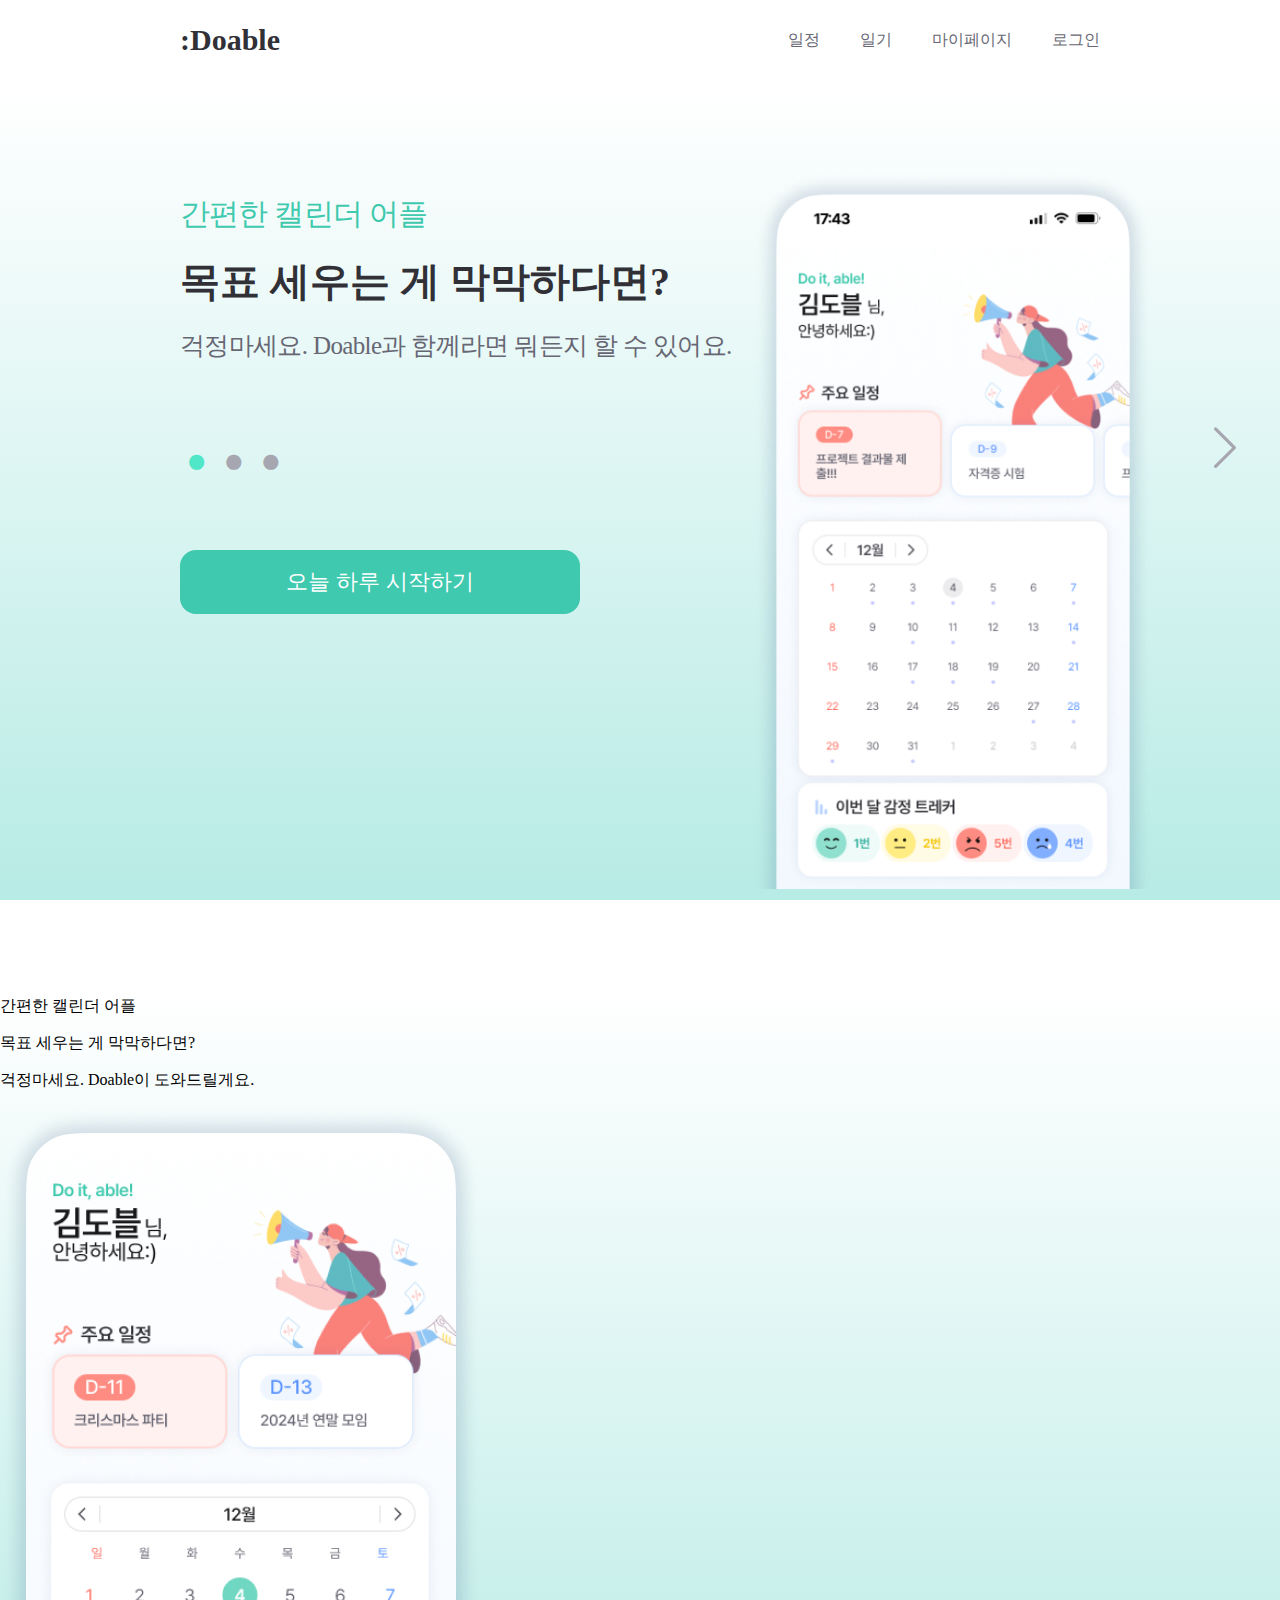
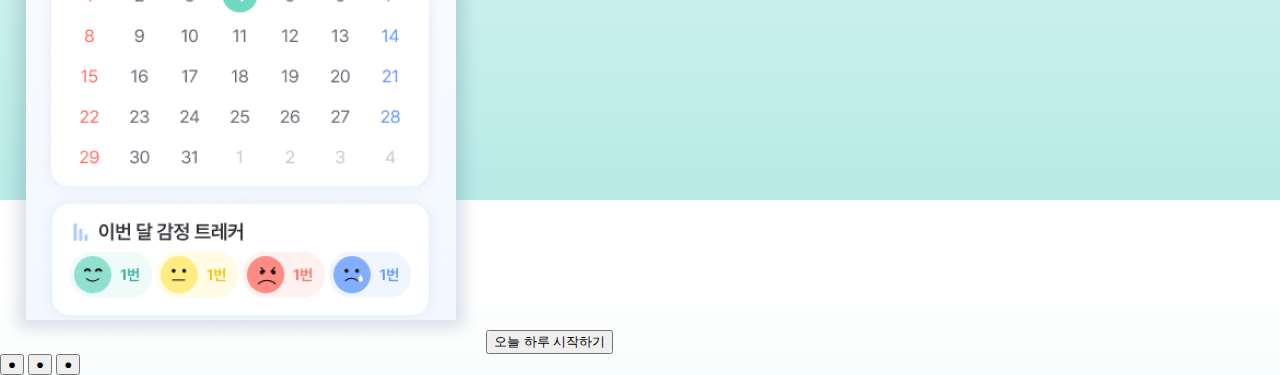
<file: description/html/description.html>
<!DOCTYPE html>
<html lang="en">
  <head>
    <meta charset="UTF-8" />
    <meta name="viewport" content="width=device-width, initial-scale=1.0" />
    <title>소개 페이지 | 목표 세우는 게 막막하다면? :Doable</title>
    <link rel="stylesheet" href="../css/description.css" />
    <script src="../js/description.js" defer></script>
  <body>
    <link
      href="https://cdn.jsdelivr.net/npm/bootstrap-icons/font/bootstrap-icons.css"
      rel="stylesheet"/>
  </head>
    <header>
      <div class="navbar">
        <a href="/description/html/description.html" class="logo">:Doable</a>
        <nav>
      <ul>
    <li class="menu btn1">
        <a href="#" onclick="checkLogin('/calendar/html/index.html')">일정</a>
    </li>
    <li class="menu btn2">
        <a href="#" onclick="checkLogin('/diary/html/diary_main.html')">일기</a>
    </li>
    <li class="menu btn3">
        <a href="#" onclick="checkLogin('/mypage/html/mypage.html')">마이페이지</a>
    </li>
    <li class="menu btn4">
        <a href="/login/html/login.html">로그인</a>
    </li>
</ul>
        </nav>
      </div>
    </header>

    <div class="all">
      <main class="container">
        <div class="left">
          <div class="ment">
            <p class="des txt1">간편한 캘린더 어플</p>
            <p class="des txt2">목표 세우는 게 막막하다면?</p>
            <p class="des txt3">
              걱정마세요. Doable과 함께라면 뭐든지 할 수 있어요.
            </p>

            <div class="btn_three">
              <button class="bb one">●</button>
              <button class="bb two">●</button>
              <button class="bb three">●</button>
              <button class="start btn" onclick="goToPage">오늘 하루 시작하기</button>
            </div>
          </div>
        </div>

        <div class="right">
          <img class="main1" src="../img/main.png" alt="" />
        </div>

        <div class="icon-container">
          <i class="bi bi-chevron-right" ></i>
        </div>
      </main>
    </div>
    <!-- 여기까지가 기존 디자인 -->

    <!-- 아이폰 전용 레이아웃 -->
    <div class="iphone">
      <div class="slider">
      <div class="ttt">
      <p class="pe txtt1">간편한 캘린더 어플</p>
      <p class="pe txtt2">목표 세우는 게 막막하다면?</p>
      <p class="pe txtt3">걱정마세요. Doable이 도와드릴게요.</p>
    </div>
    </div>
    
      <div class="end">
      <img class="m1" src="../img/phone_main.png" alt="아이폰 이미지" />
      <button class="phone_btn">오늘 하루 시작하기</button>
    </div>
    

    
    <div class="phone_b">
      <button class="ip a" data-index="0">●</button>
      <button class="ip b" data-index="1">●</button>
      <button class="ip c" data-index="2">●</button>
      
    </div>

 
  </div>
      
    
  </body>
</html>
</file>
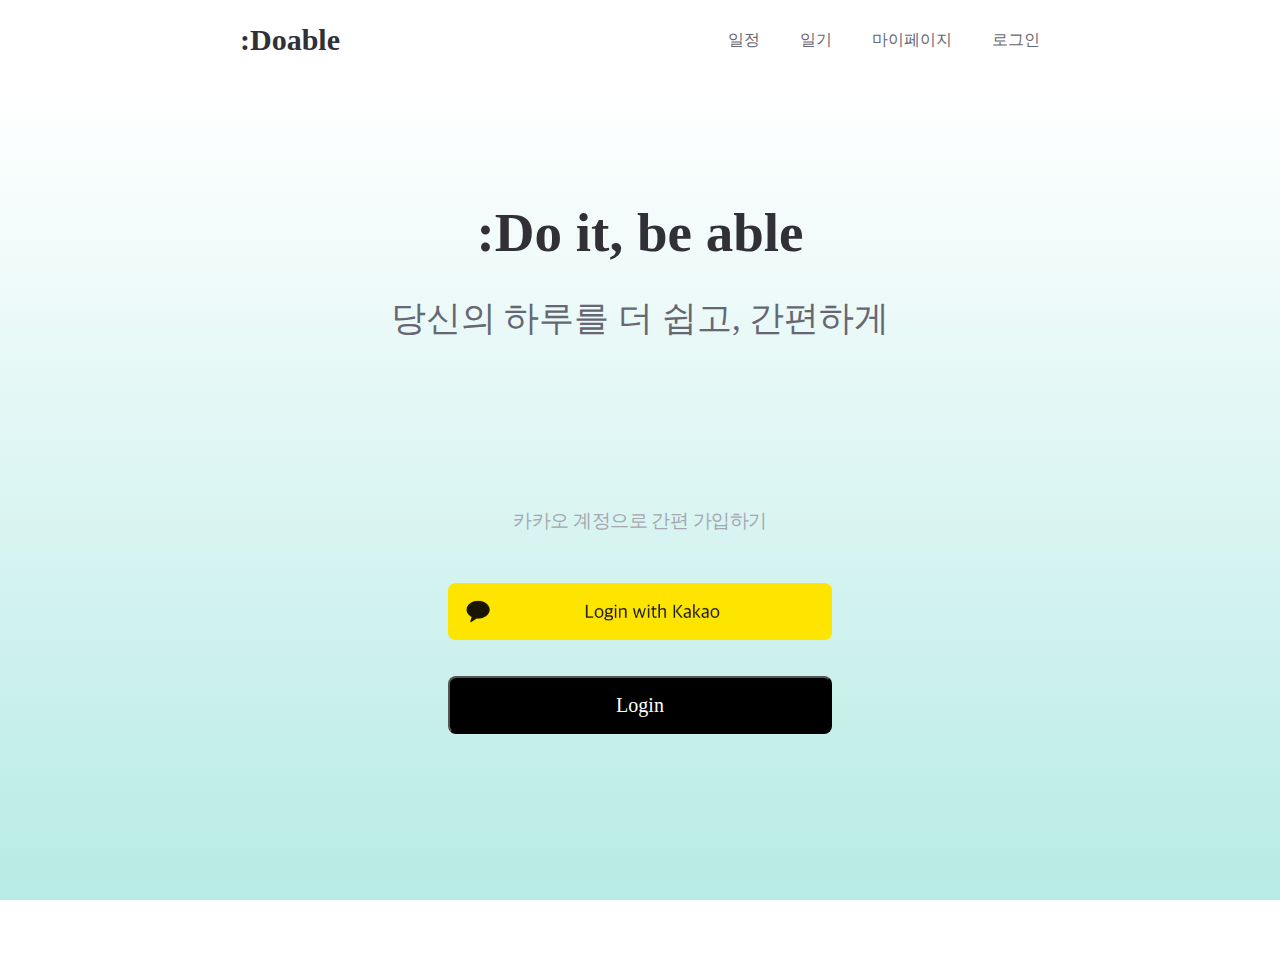
<file: login/html/login.html>
<!DOCTYPE html>
<html lang="en">
  <head>
    <meta charset="UTF-8" />
    <meta name="viewport" content="width=device-width, initial-scale=1.0" />
    <title>로그인 |:Doable과 오늘 하루 시작하기</title>
    <link rel="stylesheet" href="../css/login.css" />
    <script src="../js/login.js" defer></script>
    <!-- 카카오 API 스크립트 -->
    <script src="https://t1.kakaocdn.net/kakao_js_sdk/2.7.4/kakao.min.js"></script>
  </head>
  <body>
    <header>
      <div class="navbar">
        <a href="/description/html/description.html" class="logo">:Doable</a>
        <nav>
          <ul>
            <li class="menu btn1">
              <a href="#" onclick="checkLogin('/calendar/html/index.html')"
                >일정</a
              >
            </li>
            <li class="menu btn2">
              <a href="#" onclick="checkLogin('/diary/html/diary_main.html')"
                >일기</a
              >
            </li>
            <li class="menu btn3">
              <a href="#" onclick="checkLogin('/mypage/html/mypage.html')"
                >마이페이지</a
              >
            </li>
            <li class="menu btn4">
              <a href="/login/html/login.html">로그인</a>
            </li>
          </ul>
        </nav>
      </div>
    </header>
    <div class="all">
      <div class="login_txt">
        <p class="first_ment">:Do it, be able</p>
        <p class="second_ment">당신의 하루를 더 쉽고, 간편하게</p>
        <p class="third_ment">카카오 계정으로 간편 가입하기</p>
        <div class="login_btn">
          <a href="javascript:loginWithKakao()" class="kakao">
            <img
              class="kakao"
              src="../img/kakao_login.png"
              alt="카카오 로그인"
            />
          </a>
        </div>
        <button
          type="button"
          class="login_btn1"
          onclick="location.href='/login/html/loginEmail.html'"
        >
          Login
        </button>
      </div>
    </div>
  </body>
</html>
</file>
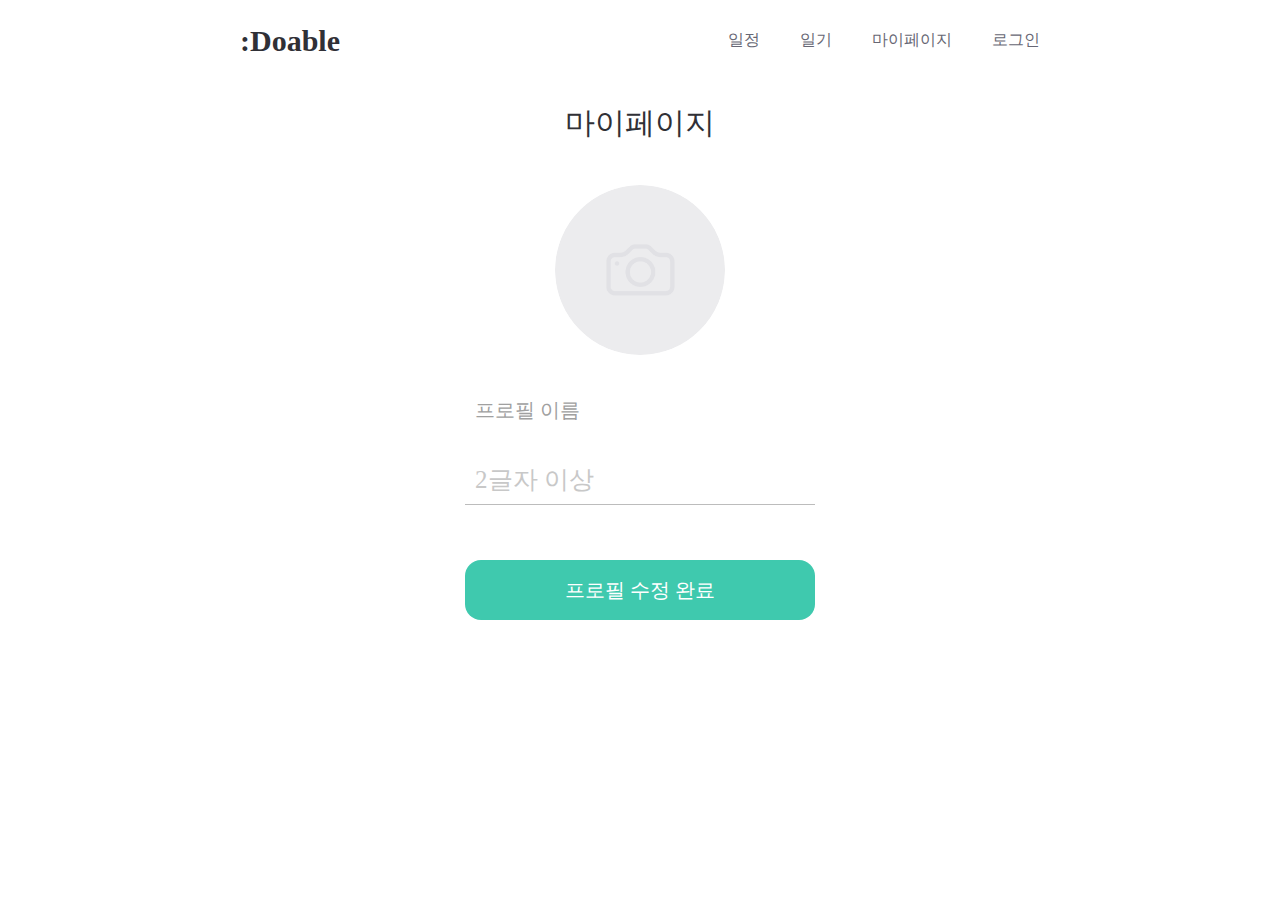
<file: mypage/html/mypage.html>
<!DOCTYPE html>
<html lang="en">
  <head>
    <meta charset="UTF-8" />
    <meta name="viewport" content="width=device-width, initial-scale=1.0" />
    <title>마이페이지 :Doable</title>
    <link
      href="https://cdn.jsdelivr.net/npm/bootstrap@5.3.3/dist/css/bootstrap.min.css"
      rel="stylesheet"
      integrity="sha384-QWTKZyjpPEjISv5WaRU9OFeRpok6YctnYmDr5pNlyT2bRjXh0JMhjY6hW+ALEwIH"
      crossorigin="anonymous"
    />
    <link rel="stylesheet" href="../css/mypage.css" />
    <script src="../js/mypage.js" defer></script>
  </head>
  <body>
    <header>
      <div class="navbar">
        <a href="/main/html/index.html" class="logo">:Doable</a>
        <nav>
          <ul>
            <li class="menu btn1">
              <a href="/calendar/html/index.html">일정</a>
            </li>
            <li class="menu btn2">
              <a href="/diary/html/diary_main.html">일기</a>
            </li>
            <li class="menu btn3">
              <a href="/mypage/html/mypage.html">마이페이지</a>
            </li>
            <li class="menu btn4">
              <a href="/login/html/login.html">로그인</a>
            </li>
          </ul>
        </nav>
      </div>
    </header>
    <div class="profile">
      <p class="p_txt">마이페이지</p>
      <div class="profile-upload">
        <label for="fileInput">
          <img
            src="../img/camera.png"
            alt="프로필 사진 선택"
            id="mypageProfileImage"
            class="profile-circle"
            style="cursor: pointer"
          />
        </label>
        <input
          type="file"
          id="fileInput"
          accept="image/*"
          style="display: none"
        />
      </div>
      <div class="nameform">
        <form action="/main/html/index.html" method="get" id="profileForm">
          <label for="nickname">프로필 이름</label>
          <input
            type="text"
            id="nickname"
            name="nickname"
            placeholder="2글자 이상"
            minlength="2"
            required
          />
          <button type="submit">프로필 수정 완료</button>
        </form>
      </div>
    </div>
  </body>
</html>
</file>
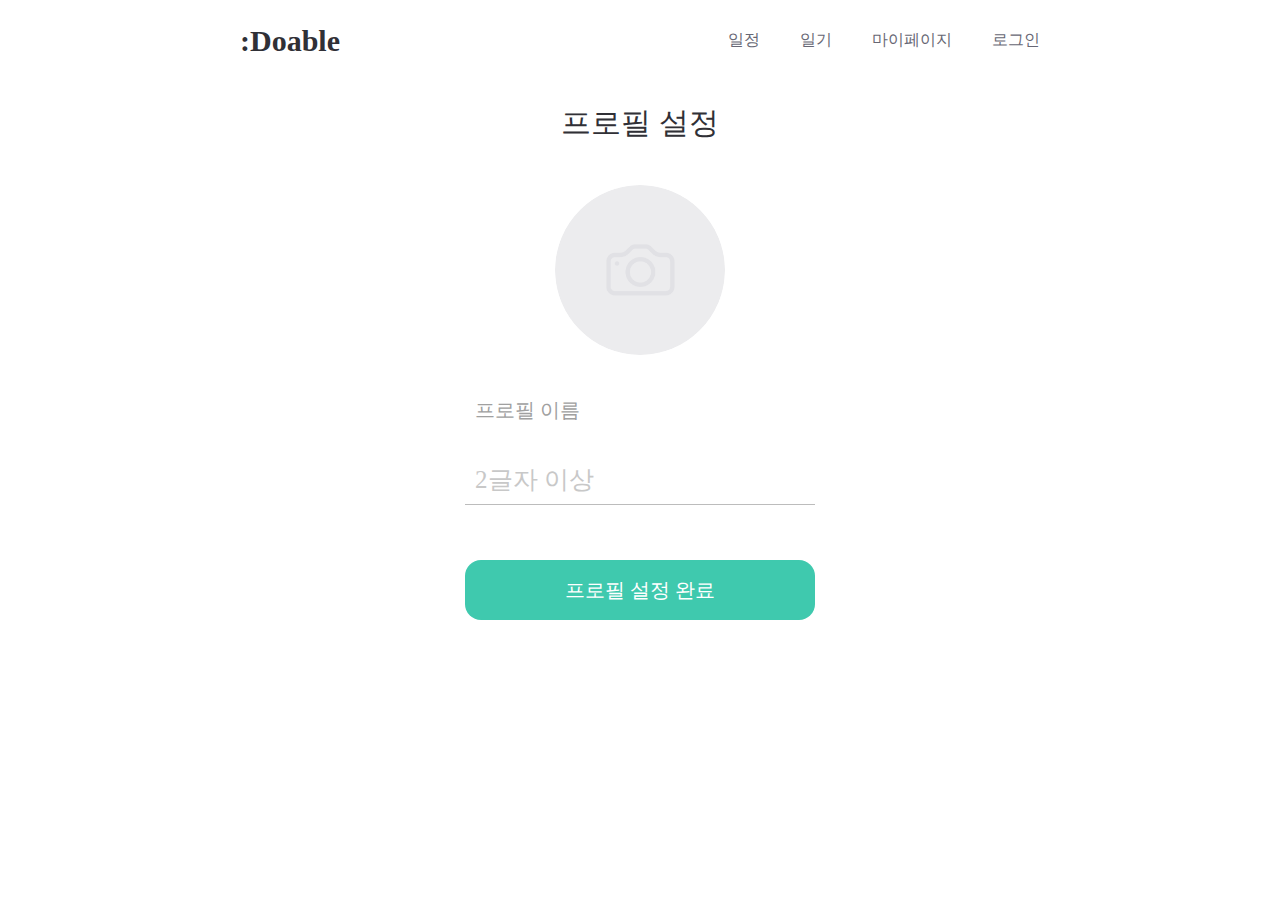
<file: nickname/html/nickname.html>
<!DOCTYPE html>
<html lang="en">
  <head>
    <meta charset="UTF-8" />
    <meta name="viewport" content="width=device-width, initial-scale=1.0" />
    <title>프로필 설정 :Doable</title>
    <link
      href="https://cdn.jsdelivr.net/npm/bootstrap@5.3.3/dist/css/bootstrap.min.css"
      rel="stylesheet"
      integrity="sha384-QWTKZyjpPEjISv5WaRU9OFeRpok6YctnYmDr5pNlyT2bRjXh0JMhjY6hW+ALEwIH"
      crossorigin="anonymous"
    />
    <link rel="stylesheet" href="../css/nickname.css" />
    <script src="../js/nickname.js" defer></script>
  </head>
  <body>
    <header>
      <div class="navbar">
        <a href="" class="logo">:Doable</a>
        <nav>
          <ul>
            <li class="menu btn1">
              <a href="/calendar/html/index.html">일정</a>
            </li>
            <li class="menu btn2">
              <a href="/diary/html/diary_main.html">일기</a>
            </li>
            <li class="menu btn3">
              <a href="/mypage/html/mypage.html">마이페이지</a>
            </li>
            <li class="menu btn4">
              <a href="/login/html/login.html">로그인</a>
            </li>
          </ul>
        </nav>
      </div>
    </header>
    <div class="profile">
      <p class="p_txt">프로필 설정</p>
      <div class="profile-upload">
        <label for="fileInput">
          <img
            src="../img/camera.png"
            alt="프로필 사진 선택"
            id="nicknameProfileImage"
            class="profile-circle"
            style="cursor: pointer"
          />
        </label>
        <input
          type="file"
          id="fileInput"
          accept="image/*"
          style="display: none"
        />
      </div>
      <div class="nameform">
        <form action="/main/html/index.html" method="get" id="profileForm">
          <label for="nickname">프로필 이름</label>
          <input
            type="text"
            id="nickname"
            name="nickname"
            placeholder="2글자 이상"
            minlength="2"
            required
          />
          <button type="submit">프로필 설정 완료</button>
        </form>
      </div>
    </div>
  </body>
</html>
</file>
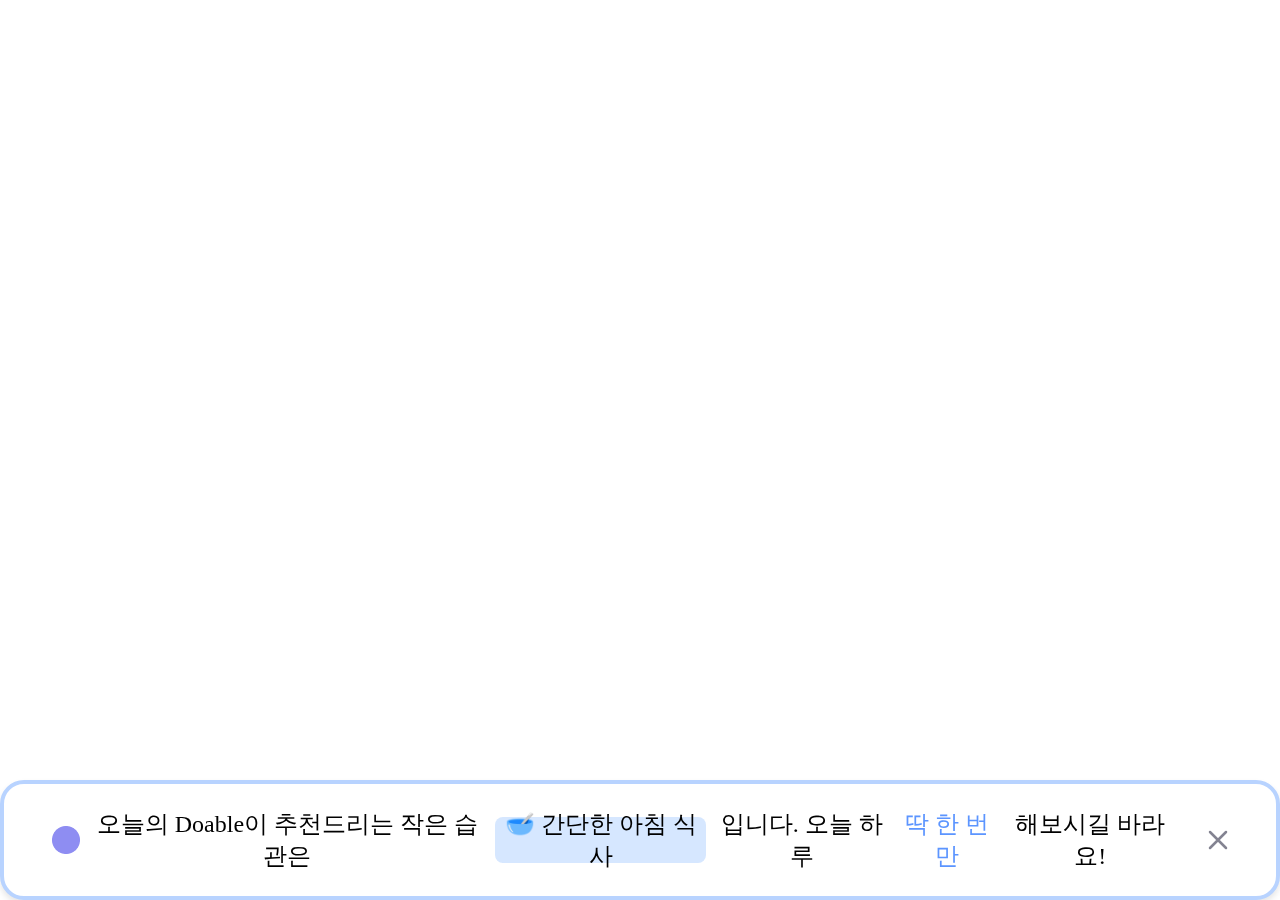
<file: random/html/random.html>
<!DOCTYPE html>
<html lang="en">
<head>
  <meta charset="UTF-8">
  <meta name="viewport" content="width=device-width, initial-scale=1.0">
  <title>Random Value in Modal</title>
  <script src="../js/random.js" defer></script>
  <link rel="stylesheet" href="../css/random.css"/>
</head>
<body>
  <!-- S: 모달 -->
  <div id="random-modal" class="modal">
    <div class="modal-content">
      
      <img src="../img/Bullet.png">
      <span>오늘의 Doable이 추천드리는 작은 습관은 </span>
      <p id="random-value"></p><span> 입니다. 오늘 하루</span>
      <span class="once">딱 한 번만</span>
      <span>해보시길 바라요!</span>
      <img class="close" src="../img/X.svg">
      
    </div>
  </div>
  <!-- E: 모달-->
  
</body>
</html>
</file>
<file: description/css/description.css>
body {
  margin: 0; /* 기본 여백 제거 */
  padding: 0;
  width: 100%;
  height: 100vh;
  background: linear-gradient(180deg, #ffffff 10%, #b7ebe5 100%);
  font-family: pretendard;
  overflow-y: hidden;
}

.all {
  margin: 0 auto;
  padding: 0 360px; /* 좌우 여백 */
  box-sizing: border-box;
  display: flex;
  align-items: center; /* 수직 가운데 정렬 */
  height: 100vh; /* 화면 높이에 맞게 설정 */
  justify-content: space-between;
}

.container {
  display: flex;
  justify-content: flex-start; /* 왼쪽 정렬 */
  width: 100%;
  max-width: none; /* 최대 너비 제한 없애기 */
}

.navbar {
  width: 100%;
  height: 80px;
  background-color: #ffffff;
  display: flex;
  justify-content: space-between;
  align-items: center;
  box-sizing: border-box;
  top: 0;
  left: 0;
  padding: 0 360px; /* 좌우 여백 */
}

ul {
  display: flex;
  display: flex; /* 메뉴를 가로로 나열 */
  gap: 40px; /* 메뉴 간 여백 */
  margin: 0; /* 기본 마진 제거 */
  padding: 0; /* 기본 패딩 제거 */
  list-style: none; /* 목록 스타일 제거 */
  flex-wrap: nowrap;
}

li {
  list-style: none; /* 목록 앞 기호 제거 */
  padding: 0; /* 기본 패딩 제거 */
  text-decoration: none; /* 밑줄 제거 */
}

a {
  text-decoration: none; /* 밑줄 제거 */
  color: var(--Gray-40, #676774);
  font-family: Pretendard;
  font-size: 16px;
  font-weight: 400;
  overflow: hiddlen;
  white-space: nowrap;
}

.logo {
  color: var(--Gray-20, #303036);
  text-align: center;
  font-family: Pretendard;
  font-size: 30px;
  font-weight: 600;
}

.navbar ul {
  display: flex; /* 메뉴를 가로로 나열 */
  gap: 40px; /* 메뉴 간 여백 */
  margin: 0; /* 기본 마진 제거 */
  padding: 0; /* 기본 패딩 제거 */
  list-style: none; /* 목록 스타일 제거 */
  flex-wrap: nowrap;
}

.ment {
  display: flex;
  flex-direction: column; /* 세로로 정렬 */
  justify-content: center; /* 수평 가운데 정렬 (필요시) */
  height: 60vh; /* 화면 전체 높이를 사용 */
}

.des {
  margin: 10px 0;
  white-space: nowrap; /* 줄바꿈 방지 */
}

.txt1 {
  color: var(--Mint-50, #3fc9ae);
  /* text-3xl/Bold */
  font-size: 30px;
  font-weight: 400;
  line-height: 46px; /* 115% */
  letter-spacing: -0.8px;
}

.txt2 {
  color: var(--Gray-20, #303036);
  font-size: 50px;
  font-weight: 600;
  line-height: 70px; /* 116.667% */
}

.txt3 {
  color: var(--Gray-40, #676774);

  /* text-2xl/Medium */
  font-size: 27px;
  font-weight: 500;
  line-height: 38px; /* 118.75% */
  letter-spacing: -0.64px;
}

.btn {
  border: none;
  border-radius: 16px;
  background: var(--Mint-50, #3fc9ae);
  display: flex;
  width: 590px;
  height: 60px;
  padding: 35px 52px;
  justify-content: center;
  align-items: center;
  color: var(--White, #fff);
  text-align: center;
  font-size: 25px;
}

.btn:active {
  transform: scale(0.98); /* 클릭 시 버튼이 눌리는 효과 */
  background: var(--Mint-70, #248f74); /* 눌렀을 때 배경 색상 변경 */
}

.container {
  display: flex; /* 가로로 나란히 배치 */
  justify-content: space-between; /* 양쪽 정렬 */
  height: 100vh; /* 화면 높이를 꽉 채우도록 설정 */
}

.left {
  margin-top: 50px; /* 왼쪽 요소만 이동 */
}

.right {
  position: relative; /* 부모 기준 설정 */
  display: flex;
  width: 50%;
  margin: 0 auto;
}

.main1 {
  position: absolute; /* 고정 위치 */
  width: 490px;
  height: auto;
  top: 55%; /* .right 기준 중앙 */
  left: 60%; /* .right 내부 중앙 */
  transform: translate(-50%, -50%); /* 완벽한 중앙 정렬 */
}

img,
.icon-container,
button,
.bb {
  outline: none;
  user-select: none; /* 텍스트 선택 방지 */
  -webkit-user-drag: none; /* 이미지 드래그 방지 */
  -webkit-tap-highlight-color: transparent; /* 모바일 클릭 시 파란 효과 제거 */
}

.bb {
  padding-top: 70px;
  padding-bottom: 70px;
  border: none;
  background-color: transparent;
  font-size: 35px;
  color: #a6a6b0;
}

.bb.active {
  color: #50e6c8; /* 활성화 상태 (초록색) */
}

.icon-container {
  position: fixed; /* 절대 위치 설정 */
  right: 150px; /* 오른쪽에서 360px 떨어진 위치 */
  top: 50%; /* 세로 중앙 */
  transform: translateY(-50%); /* 정확히 중앙 정렬 */
}

.bi {
  font-size: 80px; /* 아이콘 크기 */
  color: #a6a6b0; /* 아이콘 색상 */
}

.iphone-layout {
  display: none; /* 기본적으로 안보이게 설정 */
}

@media (max-width: 1800px) {
  .all,
  .navbar {
    padding: 0 240px; /* 좌우 여백 */
  }

  .txt1 {
    font-size: 24px;
  }
  .txt2 {
    font-size: 48px;
  }
  .txt3 {
    font-size: 22px;
  }

  .des {
    margin: 8px 0;
    white-space: nowrap; /* 줄바꿈 방지 */
  }

  .btn {
    width: 510px;
    height: 50px;
    padding: 32px 48px;
    font-size: 22px;
  }

  .left,
  .right {
    justify-content: space-between;
  }

  .right {
    position: relative;
    display: flex;
    width: 50%;
    margin: 0 auto;
  }

  .main1 {
    position: absolute; /* 고정 위치 */
    width: 400px;
    height: auto;
    top: 50%; /* .right 기준 중앙 */
    left: 60%; /* .right 내부 중앙 */
    transform: translate(-50%, -50%); /* 완벽한 중앙 정렬 */
  }

  .icon-container {
    right: 80px;
    position: fixed;
  }
}

@media (max-width: 1400px) {
  .all,
  .navbar {
    padding: 0 180px; /* 좌우 여백 */
  }

  .txt1 {
    font-size: 30px;
  }
  .txt2 {
    font-size: 40px;
  }
  .txt3 {
    font-size: 25px;
  }

  .des {
    margin: 5px 0;
    white-space: nowrap; /* 줄바꿈 방지 */
  }

  .btn {
    width: 400px;
    height: 30px;
    padding: 32px 40px;
    font-size: 22px;
  }

  .left,
  .right {
    justify-content: space-between;
  }

  .right {
    position: relative;
    display: flex;
    width: 50%;
    margin: 0 auto;
  }

  .main1 {
    position: absolute; /* 고정 위치 */
    width: 400px;
    height: auto;
    top: 50%; /* .right 기준 중앙 */
    left: 60%; /* .right 내부 중앙 */
    transform: translate(-50%, -50%); /* 완벽한 중앙 정렬 */
  }

  .icon-container {
    right: 30px;
    position: fixed;
  }

  .bi {
    font-size: 50px;
  }
}

@media screen and (max-width: 1200px) {
  .all,
  .navbar {
    display: none; /* 기존 디자인 숨기기 */
  }

  .iphone {
    font-family: pretendard;
    width: 100%;
    height: 100%;
    display: flex;
    flex-direction: column; /* 세로로 배치 */
    justify-content: flex-start; /* 상단 정렬 */
    padding: 24px; /* 좌우 여백 */
    box-sizing: border-box;
    overflow-y: hidden;
  }

  .slider {
    justify-content: center;
    justify-items: center;
  }
  .ttt {
    margin-top: 10%;
    margin-bottom: 5%;
  }
  .pe {
    margin: 8px; /* 위아래 간격 */
    /* margin-bottom: 10px; */
  }

  .txtt1 {
    color: var(--Mint-50, #3fc9ae);
    font-weight: 400;
    font-size: 25px;
    margin-bottom: -5px;
  }
  .txtt2 {
    color: var(--Gray-20, #303036);
    font-size: 40px;
    font-weight: 600;
    line-height: 70px; /* 116.667% */
  }
  .txtt3 {
    color: var(--Gray-40, #676774);
    font-size: 23px;
    font-weight: 380;
  }

  .m1 {
    display: flex;
    width: 450px;
    height: auto;
    justify-content: center;
    align-items: center;
    margin: 0 auto; /* 가로 중앙 정렬 */
    margin-top: 15px;
  }

  .phone_btn {
    border: none;
    border-radius: 15px;
    background: var(--Mint-50, #3fc9ae);
    display: flex;
    width: 500px;
    height: 40px;
    padding: 30px 30px;
    justify-content: center;
    align-items: center;
    color: var(--White, #fff);
    text-align: center;
    font-size: 22px;
    margin-top: -22px;
  }

  .end {
    justify-items: center;
  }

  .phone_b {
    display: flex;
    flex-direction: row; /* 세로로 배치 */
    align-items: flex-end; /* 가로 가운데 정렬 */
    justify-content: center; /* 세로 가운데 정렬 */
  }

  .ip {
    margin-top: 30px;
    display: inline-block;
    border: none;
    background-color: transparent;
    font-size: 30px;
    color: #a6a6b0;
    cursor: pointer;
  }

  .ip.active {
    color: #ffffff; /* 활성화 상태 (초록색) */
  }
}

@media screen and (max-width: 500px) {
  .all,
  .navbar {
    display: none; /* 기존 디자인 숨기기 */
  }

  .iphone {
    font-family: pretendard;
    width: 393px;
    height: 852px;
    display: flex;
    flex-direction: column; /* 세로로 배치 */
    justify-content: flex-start; /* 상단 정렬 */
    padding: 24px; /* 좌우 여백 */
    box-sizing: border-box;
    overflow-y: hidden;
  }

  .ttt {
    margin-top: 10%;
    margin-bottom: 10%;
    margin-left: 30px;
  }
  .pe {
    margin: -8px; /* 위아래 간격 */
  }

  .txtt1 {
    color: var(--Mint-50, #3fc9ae);
    font-weight: 400;
    font-size: 17px;
    margin-bottom: -10px;
  }
  .txtt2 {
    color: var(--Gray-20, #303036);
    font-size: 28px;
    font-weight: 600;
    line-height: 70px; /* 116.667% */
  }
  .txtt3 {
    color: var(--Gray-40, #676774);
    font-size: 16px;
    font-weight: 380;
  }

  .m1 {
    display: flex;
    width: 330px;
    height: auto;
    justify-content: center;
    align-items: center;
    margin: 0 auto; /* 가로 중앙 정렬 */
  }

  .phone_btn {
    justify-content: flex-end;
    border: none;
    border-radius: 15px;
    background: var(--Mint-50, #3fc9ae);
    display: flex;
    width: 345px;
    height: 30px;
    padding: 25px 20px;
    justify-content: center;
    align-items: center;
    color: var(--White, #fff);
    text-align: center;
    font-size: 18px;
    margin-top: -17px;
  }

  .phone_b {
    display: flex;
    flex-direction: row; /* 세로로 배치 */
    align-items: flex-end; /* 가로 가운데 정렬 */
    justify-content: center; /* 세로 가운데 정렬 */
  }

  .ip {
    margin-top: 15px;
    display: inline-block;
    border: none;
    background-color: transparent;
    font-size: 20px;
    color: #a6a6b0;
    cursor: pointer;
  }

  .ip.active {
    color: #ffffff; /* 활성화 상태 (초록색) */
  }
}
</file>
<file: login/css/login.css>
body {
  margin: 0; /* 기본 여백 제거 */
  padding: 0;
  width: 100%;
  height: 100vh;
  background: linear-gradient(180deg, #ffffff 10%, #b7ebe5 100%);
  font-family: pretendard;
  overflow-y: hidden;
}

.all {
  margin: 0 auto;
  padding: 0 360px;
  box-sizing: border-box;
  display: flex;
  align-items: center;
  height: 100vh;
  justify-content: center; /* 중앙 정렬 */
  flex-direction: column; /* 세로 방향 정렬 */
}

.container {
  display: flex;
  justify-content: flex-start; /* 왼쪽 정렬 */
  width: 100%;
  max-width: none; /* 최대 너비 제한 없애기 */
}

.navbar {
  width: 100%;
  height: 80px;
  background-color: #ffffff;
  display: flex;
  justify-content: space-between;
  align-items: center;
  box-sizing: border-box;
  top: 0;
  left: 0;
  padding: 0 360px; /* 좌우 여백 */
  position: relative;
  z-index: 10; /* 메뉴가 다른 요소보다 위에 오도록 설정 */
}

ul {
  display: flex;
  display: flex; /* 메뉴를 가로로 나열 */
  gap: 40px; /* 메뉴 간 여백 */
  margin: 0; /* 기본 마진 제거 */
  padding: 0; /* 기본 패딩 제거 */
  list-style: none; /* 목록 스타일 제거 */
  flex-wrap: nowrap;
}

li {
  list-style: none; /* 목록 앞 기호 제거 */
  padding: 0; /* 기본 패딩 제거 */
  text-decoration: none; /* 밑줄 제거 */
}

a {
  text-decoration: none; /* 밑줄 제거 */
  color: var(--Gray-40, #676774);
  font-family: Pretendard;
  font-size: 16px;
  font-weight: 400;
  overflow: hidden;
  white-space: nowrap;
  z-index: 10; /* 메뉴가 다른 요소보다 위에 오도록 설정 */
}

.logo {
  color: var(--Gray-20, #303036);
  text-align: center;
  font-family: Pretendard;
  font-size: 30px;
  font-weight: 600;
}

.navbar ul {
  display: flex; /* 메뉴를 가로로 나열 */
  gap: 40px; /* 메뉴 간 여백 */
  margin: 0; /* 기본 마진 제거 */
  padding: 0; /* 기본 패딩 제거 */
  list-style: none; /* 목록 스타일 제거 */
  flex-wrap: nowrap;
}

.login_txt {
  width: 1200px;
  display: flex;
  flex-direction: column;
  align-items: center;
  justify-content: center;
  height: 100%;
  margin: auto;
  text-align: center;
  transform: translateY(-10%); /* 텍스트를 위로 20% 올림 */
}

.first_ment {
  color: var(--Gray-20, #303036);
  font-family: Pretendard;
  font-size: 65px;
  font-style: normal;
  font-weight: 600;
  line-height: normal;
  margin-bottom: -15px;
}

.second_ment {
  color: var(--Gray-40, #676774);
  font-family: Pretendard;
  font-size: 30px;
  font-style: normal;
  font-weight: 500;
  line-height: 70px;
}

.third_ment {
  color: var(--Gray-60, #a6a6b0);
  /* text-xl/Medium */
  font-family: Pretendard;
  font-size: 24px;
  font-style: normal;
  font-weight: 400;
  letter-spacing: -0.48px;
  padding-top: 150px;
  padding-bottom: 30px;
}

.login_btn {
  display: flex;
}

@media (max-width: 1500px) {
  .all {
    margin-left: 0;
    margin-right: 0; /* 불필요한 margin-right 제거 */
    padding-left: 0;
    padding-right: 0;
  }
  .navbar {
    padding: 0 240px; /* 좌우 여백 */
    text-align: center;
  }
}
/* 65, 40, 24 */

.first_ment {
  font-size: 55px;
}
.second_ment {
  font-size: 35px;
}

.third_ment {
  font-size: 19px;
  padding-top: 100px;
}
.login_txt {
  width: auto;
  display: flex;
  flex-direction: column;
  align-items: center;
  justify-content: center;
  height: 100%;
  text-align: center;
  transform: translateY(-10%); /* 텍스트를 위로 20% 올림 */
}

.login_btn {
  display: flex; /* flexbox 사용 */
  justify-content: center; /* 수평 중앙 정렬 */
  align-items: center; /* 수직 중앙 정렬 */
  gap: 20px; /* 아이콘 간 간격 */
}

.login_btn1 {
  display: flex;
  justify-content: center;
  align-items: center;
  cursor: pointer;
  margin-top: 32px;
  width: 64%;
  height: 58px;
  border-radius: 8px;
  background-color: black;
  color: white;
  font-size: 20px;
  font-family: pretendard;
  font-weight: 300;
}

button.login_btn1:hover {
    background-color: #333333;
}

.kakao {
  width: 80%;
}

@media (max-width: 900px) {
  .navbar {
    display: none;
  }
}

@media (max-width: 500px) {
  .all {
    margin-left: 0;
    margin-right: 0; /* 불필요한 margin-right 제거 */
    padding-left: 0;
    padding-right: 0;
  }

  .navbar {
    display: none;
  }

  .first_ment {
    margin-top: 100px;
    font-size: 45px;
  }
  .second_ment {
    font-size: 20px;
  }

  .third_ment {
    font-size: 15px;
    padding-top: 150px;
    margin-bottom: 5px;
  }

  .login_btn {
    display: flex; /* flexbox 사용 */
    justify-content: center; /* 수평 중앙 정렬 */
    align-items: center; /* 수직 중앙 정렬 */
    gap: 20px; /* 아이콘 간 간격 */
  }

  .kakao {
    width: 80%;
  }

  .login_btn1{
    margin-top: 24px;
    border-radius: 5px;
    height: 38px;
    font-size: 12px;
  }
}
</file>
<file: mypage/css/mypage.css>
body {
  margin: 0; /* 기본 여백 제거 */
  padding: 0;
  width: 100%;
  height: 100vh;
  /* background: linear-gradient(180deg, #ffffff 10%, #b7ebe5 100%); */
  font-family: pretendard;
  overflow-y: hidden;
}

.all {
  margin: 0 auto;
  padding: 0 360px;
  box-sizing: border-box;
  display: flex;
  align-items: center;
  height: 100vh;
  justify-content: center; /* 중앙 정렬 */
  flex-direction: column; /* 세로 방향 정렬 */
}

.navbar {
  width: 100%;
  height: 80px;
  background-color: #ffffff;
  display: flex;
  justify-content: space-between;
  align-items: center;
  box-sizing: border-box;
  top: 0;
  left: 0;
  padding: 0 360px; /* 좌우 여백 */
}

a {
  text-decoration: none; /* 밑줄 제거 */
  color: var(--Gray-40, #676774);
  font-family: Pretendard;
  font-size: 16px;
  font-weight: 400;
  overflow: hiddlen;
  white-space: nowrap;
}

.logo {
  color: var(--Gray-20, #303036);
  text-align: center;
  font-family: Pretendard;
  font-size: 30px;
  font-weight: 600;
}

.navbar ul {
  display: flex; /* 메뉴를 가로로 나열 */
  gap: 40px; /* 메뉴 간 여백 */
  margin: 0; /* 기본 마진 제거 */
  padding: 0; /* 기본 패딩 제거 */
  list-style: none; /* 목록 스타일 제거 */
  flex-wrap: nowrap;
}

.profile {
  text-align: center;
  margin-top: 60px;
}

.nameform {
  display: flex;
  flex-direction: column; /* 요소들을 세로로 배치 */
  align-items: center; /* 왼쪽 정렬 (필요에 따라 center로 변경 가능) */
  width: 300px; /* 원하는 너비 설정 */
  margin: 0 auto; /* 중앙 정렬 */
}

.p_txt {
  font-size: 35px;
  color: #303036;
  margin-bottom: 50px;
}

.nameform label {
  display: flex;
  width: 400px;
  justify-content: left;
  font-size: 20px;
  margin-top: 60px;
  margin-left: 20px;
  margin-bottom: 30px; /* label과 input 사이 간격 */
  color: #a0a0a0;
  font-weight: 400;
}

.nameform input {
  width: 400px; /* input 너비를 부모 요소에 맞춤 */
  height: 70px;
  padding: 10px; /* 안쪽 여백 */
  margin-bottom: 15px; /* input과 버튼 사이 간격 */
  border: #ffffff00; /* 테두리 스타일 */
  background-color: #ffffff00;
  border-bottom: 1px solid #bcbcbc;
  font-size: 25px;
  color: #303036;
}
.nameform input::placeholder {
  color: #c8c8c8; /* 원하는 색상으로 변경 */
  font-size: 25px; /* 필요하다면 글자 크기도 조절 */
  opacity: 1; /*투명도 설정 (0 ~ 1, 기본값 0.54) */
  font-weight: 300;
}

.nameform button {
  width: 400px; /* input 너비를 부모 요소에 맞춤 */
  height: 60px;
  padding: 10px; /* 안쪽 여백 */
  border: none; /* 테두리 제거 */
  background-color: #3fc9ae; /* 버튼 배경색 */
  color: rgb(255, 255, 255); /* 글자 색상 */
  border-radius: 16px; /* 모서리 둥글게 */
  font-size: 20px; /* 글자 크기 설정 */
  cursor: pointer; /* 마우스 커서 변경 */
  margin-top: 40px;
}

.profile-circle {
  width: 200px; /* 고정된 너비 */
  height: 200px; /* 고정된 높이 */
  border-radius: 50%; /* 동그라미 */
  object-fit: cover; /* 꽉 채우기 (비율 유지) */
}

.nameform button:active {
  background-color: #248f74; /* 버튼 호버 시 색상 변경 */
}

input:focus {
  outline: none; /* 포커스 시 파란 테두리 제거 */
}

@media (max-width: 1600px) {
  .navbar {
    padding: 0 240px; /* 좌우 여백 */
  }

  .profile {
    margin-top: 20px;
  }

  .p_txt {
    font-size: 30px;
    color: #303036;
    margin-bottom: 40px;
  }

  .profile-circle {
    width: 170px; /* 고정된 너비 */
    height: 170px; /* 고정된 높이 */
    border-radius: 50%; /* 동그라미 */
    object-fit: cover; /* 꽉 채우기 (비율 유지) */
  }

  .nameform label {
    display: flex;
    width: 400px;
    justify-content: left;
    font-size: 20px;
    margin-top: 40px;
    margin-left: 70px;
  }

  .nameform input {
    width: 350px; /* input 너비를 부모 요소에 맞춤 */
    height: 50px;
  }

  .nameform button {
    width: 350px;
  }
}

@media (max-width: 1200px) {
  .navbar {
    display: none;
    padding: 0 240px; /* 좌우 여백 */
  }
  .profile {
    margin-top: 100px;
  }
}

@media (max-width: 900px) {
  .navbar {
    display: none;
  }
}

@media (max-width: 500px) {
  .navbar {
    display: none;
  }

  .profile {
    margin-top: 100px;
  }

  .p_txt {
    font-size: 25px;
    margin-bottom: 30px;
  }

  .nameform label {
    display: flex;
    width: 400px;
    justify-content: left;
    font-size: 16px;
    margin-top: 40px;
    margin-left: 125px;
  }

  .nameform input {
    width: 300px; /* input 너비를 부모 요소에 맞춤 */
    height: 50px;
  }

  .nameform button {
    width: 300px;
  }

  .profile-circle {
    width: 140px; /* 고정된 너비 */
    height: 140px; /* 고정된 높이 */
    border-radius: 50%; /* 동그라미 */
    object-fit: cover; /* 꽉 채우기 (비율 유지) */
  }
}
</file>
<file: nickname/css/nickname.css>
body {
  margin: 0; /* 기본 여백 제거 */
  padding: 0;
  width: 100%;
  height: 100vh;
  /* background: linear-gradient(180deg, #ffffff 10%, #b7ebe5 100%); */
  font-family: pretendard;
  overflow-y: hidden;
}

.all {
  margin: 0 auto;
  padding: 0 360px;
  box-sizing: border-box;
  display: flex;
  align-items: center;
  height: 100vh;
  justify-content: center; /* 중앙 정렬 */
  flex-direction: column; /* 세로 방향 정렬 */
}

.navbar {
  width: 100%;
  height: 80px;
  background-color: #ffffff;
  display: flex;
  justify-content: space-between;
  align-items: center;
  box-sizing: border-box;
  top: 0;
  left: 0;
  padding: 0 360px; /* 좌우 여백 */
}

a {
  text-decoration: none; /* 밑줄 제거 */
  color: var(--Gray-40, #676774);
  font-family: Pretendard;
  font-size: 16px;
  font-weight: 400;
  overflow: hiddlen;
  white-space: nowrap;
}

.logo {
  color: var(--Gray-20, #303036);
  text-align: center;
  font-family: Pretendard;
  font-size: 30px;
  font-weight: 600;
}

.navbar ul {
  display: flex; /* 메뉴를 가로로 나열 */
  gap: 40px; /* 메뉴 간 여백 */
  margin: 0; /* 기본 마진 제거 */
  padding: 0; /* 기본 패딩 제거 */
  list-style: none; /* 목록 스타일 제거 */
  flex-wrap: nowrap;
}

.profile {
  text-align: center;
  margin-top: 60px;
}

.nameform {
  display: flex;
  flex-direction: column; /* 요소들을 세로로 배치 */
  align-items: center; /* 왼쪽 정렬 (필요에 따라 center로 변경 가능) */
  width: 300px; /* 원하는 너비 설정 */
  margin: 0 auto; /* 중앙 정렬 */
}

.p_txt {
  font-size: 35px;
  color: #303036;
  margin-bottom: 50px;
}

.nameform label {
  display: flex;
  width: 400px;
  justify-content: left;
  font-size: 20px;
  margin-top: 60px;
  margin-left: 20px;
  margin-bottom: 30px; /* label과 input 사이 간격 */
  color: #a0a0a0;
  font-weight: 400;
}

.nameform input {
  width: 400px; /* input 너비를 부모 요소에 맞춤 */
  height: 70px;
  padding: 10px; /* 안쪽 여백 */
  margin-bottom: 15px; /* input과 버튼 사이 간격 */
  border: #ffffff00; /* 테두리 스타일 */
  background-color: #ffffff00;
  border-bottom: 1px solid #bcbcbc;
  font-size: 25px;
  color: #303036;
}
.nameform input::placeholder {
  color: #c8c8c8; /* 원하는 색상으로 변경 */
  font-size: 25px; /* 필요하다면 글자 크기도 조절 */
  opacity: 1; /*투명도 설정 (0 ~ 1, 기본값 0.54) */
  font-weight: 300;
}

.nameform button {
  width: 400px; /* input 너비를 부모 요소에 맞춤 */
  height: 60px;
  padding: 10px; /* 안쪽 여백 */
  border: none; /* 테두리 제거 */
  background-color: #3fc9ae; /* 버튼 배경색 */
  color: rgb(255, 255, 255); /* 글자 색상 */
  border-radius: 16px; /* 모서리 둥글게 */
  font-size: 20px; /* 글자 크기 설정 */
  cursor: pointer; /* 마우스 커서 변경 */
  margin-top: 40px;
}

.profile-circle {
  width: 200px; /* 고정된 너비 */
  height: 200px; /* 고정된 높이 */
  border-radius: 50%; /* 동그라미 */
  object-fit: cover; /* 꽉 채우기 (비율 유지) */
}

.nameform button:active {
  background-color: #248f74; /* 버튼 호버 시 색상 변경 */
}

input:focus {
  outline: none; /* 포커스 시 파란 테두리 제거 */
}

@media (max-width: 1600px) {
  .navbar {
    padding: 0 240px; /* 좌우 여백 */
  }

  .profile {
    margin-top: 20px;
  }

  .p_txt {
    font-size: 30px;
    color: #303036;
    margin-bottom: 40px;
  }

  .profile-circle {
    width: 170px; /* 고정된 너비 */
    height: 170px; /* 고정된 높이 */
    border-radius: 50%; /* 동그라미 */
    object-fit: cover; /* 꽉 채우기 (비율 유지) */
  }

  .nameform label {
    display: flex;
    width: 400px;
    justify-content: left;
    font-size: 20px;
    margin-top: 40px;
    margin-left: 70px;
  }

  .nameform input {
    width: 350px; /* input 너비를 부모 요소에 맞춤 */
    height: 50px;
  }

  .nameform button {
    width: 350px;
  }
}

@media (max-width: 1200px) {
  .navbar {
    display: none;
    padding: 0 240px; /* 좌우 여백 */
  }
  .profile {
    margin-top: 100px;
  }
}

@media (max-width: 900px) {
  .navbar {
    display: none;
  }
}

@media (max-width: 500px) {
  .navbar {
    display: none;
  }

  .profile {
    margin-top: 100px;
  }

  .p_txt {
    font-size: 25px;
    margin-bottom: 30px;
  }

  .nameform label {
    display: flex;
    width: 400px;
    justify-content: left;
    font-size: 16px;
    margin-top: 40px;
    margin-left: 125px;
  }

  .nameform input {
    width: 300px; /* input 너비를 부모 요소에 맞춤 */
    height: 50px;
  }

  .nameform button {
    width: 300px;
  }

  .profile-circle {
    width: 140px; /* 고정된 너비 */
    height: 140px; /* 고정된 높이 */
    border-radius: 50%; /* 동그라미 */
    object-fit: cover; /* 꽉 채우기 (비율 유지) */
  }
}
</file>
<file: random/css/random.css>
*{
    font-family: 'pretendard';
 }

 /* 모달 스타일 */
.modal {
  display: none; 
  position: fixed;
  top: 0;
  left: 0;
  width: 100%;
  height: 100%;
  justify-content: center;
  align-items: end;
  font-size: 24px;
}

.modal-content {
  display: flex; 
  align-items: center; 
  justify-content: flex-start; 
  gap: 10px; 
  height: 48px;
  background-color: #fff;
  border: 4px solid #B8D3FF;
  border-radius: 24px;
  padding: 32px 48px;
  text-align: center;
  box-shadow: 0 4px 6px rgba(0, 0, 0, 0.1);
}

.close{
  cursor: pointer;
  padding-left: 24px;
}

#random-value{
  display: flex; 
  justify-content: center; 
  align-items: center; 
  background-color: #D6E7FF;
  height: 46px;
  width: 230px;
  border-radius: 8px;
}

.once{
  font-weight: 500;
  color: #5C95FF;
}
</file>
